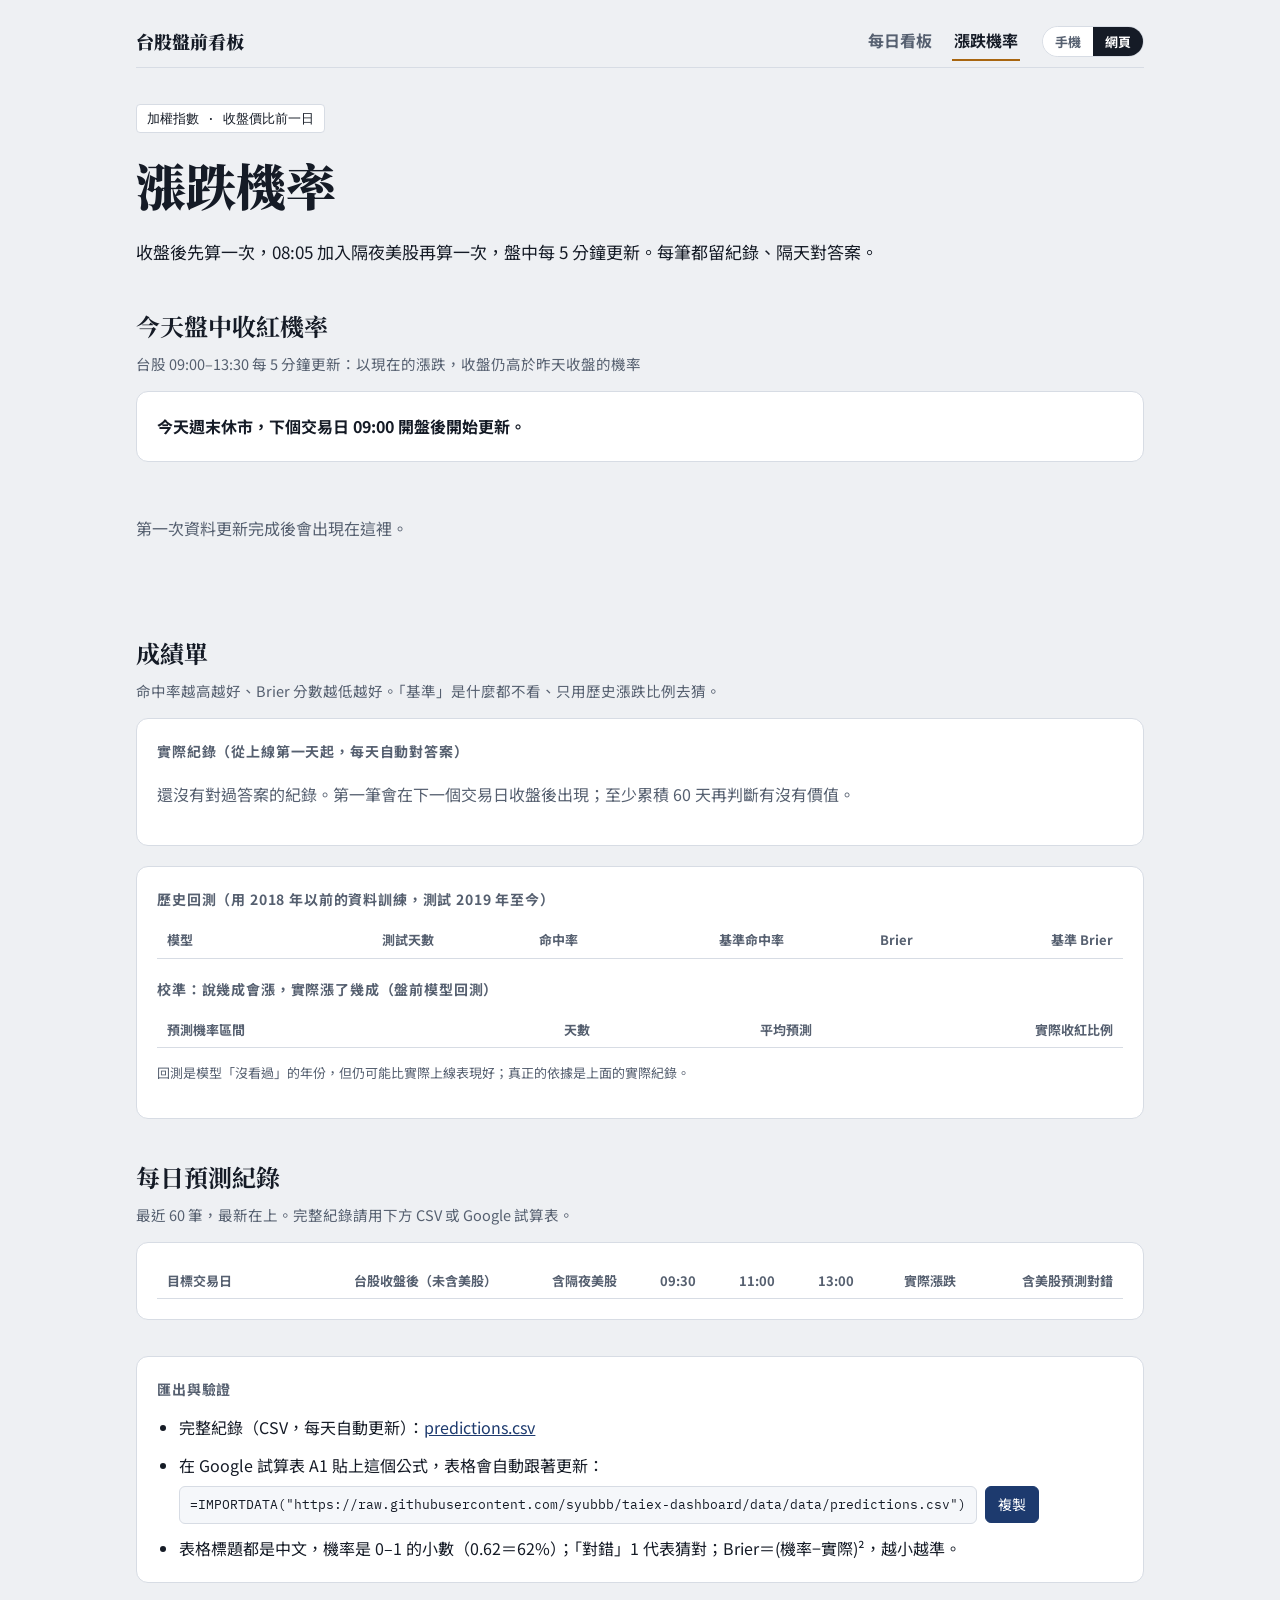
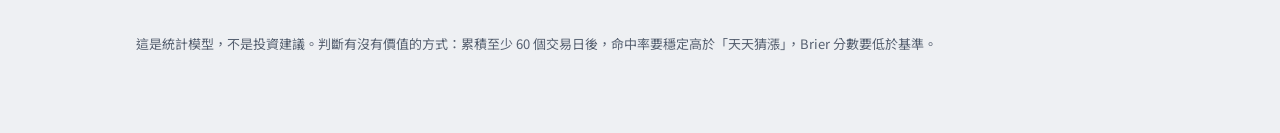
<file: predict.html>
<!doctype html>
<html lang="zh-Hant-TW">
<head>
<meta charset="utf-8">
<meta name="viewport" content="width=device-width,initial-scale=1,viewport-fit=cover">
<script>
/* View mode: 手機 lays the page out for the phone's width; 網頁 shows the full desktop layout (zoomed to fit on a phone). */
(function(){var m=null;try{m=localStorage.getItem("viewMode")}catch(e){}
if(m!=="mobile"&&m!=="desktop"){m=Math.min(screen.width,innerWidth||screen.width)<760?"mobile":"desktop"}
document.documentElement.dataset.mode=m;
if(m==="desktop"&&screen.width<1000){document.querySelector('meta[name="viewport"]').setAttribute("content","width=1080")}})();
</script>
<title>台股漲跌機率</title>
<meta name="description" content="加權指數下一交易日與盤中收紅機率，附每日預測紀錄、命中率與校準表。">
<link rel="preconnect" href="https://fonts.googleapis.com">
<link rel="stylesheet" href="https://fonts.googleapis.com/css2?family=Noto+Serif+TC:wght@700;900&family=Noto+Sans+TC:wght@400;500;700&family=IBM+Plex+Mono:wght@500;600&display=swap">
<link rel="stylesheet" href="assets/style.css?v=13">
</head>
<body>
<div class="wrap">
  <nav class="topnav"><span class="brand">台股盤前看板</span><a href="index.html">每日看板</a><a href="predict.html" aria-current="page">漲跌機率</a></nav>

  <section class="stack">
    <div class="meta"><span class="tag">加權指數 · 收盤價比前一日</span><span id="stamp"></span></div>
    <h1 id="headline">漲跌機率</h1>
    <p class="lede">收盤後先算一次，08:05 加入隔夜美股再算一次，盤中每 5 分鐘更新。每筆都留紀錄、隔天對答案。</p>
  </section>

  <section id="intraday"></section>
  <section id="now"></section>
  <section id="why"></section>
  <section id="score"></section>
  <section id="log"></section>

  <section class="card">
    <h3>匯出與驗證</h3>
    <ul class="plain">
      <li>完整紀錄（CSV，每天自動更新）：<a id="csv" href="#" target="_blank" rel="noopener">predictions.csv</a></li>
      <li>在 Google 試算表 A1 貼上這個公式，表格會自動跟著更新：
        <div class="copy" style="margin-top:6px"><code id="formula"></code><button type="button" id="copyBtn">複製</button></div></li>
      <li>表格標題都是中文，機率是 0–1 的小數（0.62＝62%）；「對錯」1 代表猜對；Brier＝(機率−實際)²，越小越準。</li>
    </ul>
  </section>
  <p class="foot">這是統計模型，不是投資建議。判斷有沒有價值的方式：累積至少 60 個交易日後，命中率要穩定高於「天天猜漲」，Brier 分數要低於基準。</p>
</div>
<script src="assets/common.js?v=13"></script>
<script src="assets/predict.js?v=13"></script>
</body>
</html>
</file>
<file: assets/style.css>
/* Taiwan colour convention: up = red, down = green. One reading column; sections separated by generous space. */
:root{
  --bg:#eef0f3; --paper:#ffffff; --ink:#151b26; --muted:#566070; --line:#d7dce4; --soft:#f5f7fa;
  --navy:#1d3a6e; --amber:#a8650f; --amber-soft:#f6ead6;
  --up:#c8302c; --up-soft:#fbe9e8; --down:#17805a; --down-soft:#e4f3ec;
  --band:rgba(29,58,110,.10); --band2:rgba(168,101,15,.12);
  --serif:"Noto Serif TC","Songti TC","PMingLiU",serif;
  --sans:"Noto Sans TC","PingFang TC","Microsoft JhengHei",system-ui,sans-serif;
  --mono:"IBM Plex Mono",ui-monospace,"SFMono-Regular",Menlo,monospace;
  color-scheme:light;
}
@media (prefers-color-scheme:dark){:root{
  --bg:#0f141c; --paper:#171e29; --ink:#e8ecf2; --muted:#9aa4b4; --line:#2a3443; --soft:#1d2533;
  --navy:#8fb0ea; --amber:#e3a548; --amber-soft:#3a2c17;
  --up:#ff6b63; --up-soft:#3a1d1c; --down:#3fc58e; --down-soft:#15302a;
  --band:rgba(143,176,234,.13); --band2:rgba(227,165,72,.14); color-scheme:dark}}
*{box-sizing:border-box}
html{-webkit-text-size-adjust:100%}
body{margin:0;background:var(--bg);color:var(--ink);font-family:var(--sans);font-size:16px;line-height:1.8}
a{color:var(--navy)}
.wrap{max-width:1040px;margin:0 auto;padding:16px max(16px,env(safe-area-inset-right,0px)) 64px max(16px,env(safe-area-inset-left,0px));display:grid;gap:36px}
.topnav{display:flex;flex-wrap:wrap;align-items:center;gap:6px 18px;padding-block:6px;border-bottom:1px solid var(--line)}
.topnav .brand{font-family:var(--serif);font-weight:900;font-size:18px;margin-right:auto}
.topnav a{text-decoration:none;color:var(--muted);font-weight:700;padding:4px 2px;border-bottom:2px solid transparent}
.topnav a[aria-current="page"]{color:var(--ink);border-color:var(--amber)}
.meta{display:flex;flex-wrap:wrap;gap:8px 14px;align-items:center;color:var(--muted);font-size:14px}
.tag{font-family:var(--mono);font-size:13px;border:1px solid var(--line);background:var(--paper);color:var(--ink);padding:2px 10px;border-radius:4px}
h1{font-family:var(--serif);font-weight:900;font-size:clamp(28px,5.4vw,50px);line-height:1.25;margin:0;text-wrap:balance}
h2{font-family:var(--serif);font-size:24px;margin:0;font-weight:700;text-wrap:balance}
h3{font-size:14px;letter-spacing:.06em;color:var(--muted);margin:0 0 10px;font-weight:700}
.lede{margin:0;font-size:17px;line-height:1.9}
.sec-head{display:grid;gap:4px;margin-bottom:14px}
.sec-head p{margin:0;color:var(--muted);font-size:14.5px}
.card{background:var(--paper);border:1px solid var(--line);border-radius:12px;padding:20px;min-width:0}
.stack{display:grid;gap:20px}
.two{display:grid;grid-template-columns:repeat(auto-fit,minmax(300px,1fr));gap:16px}
.up{color:var(--up)} .down{color:var(--down)} .flat{color:var(--muted)}
.num{font-family:var(--mono);font-variant-numeric:tabular-nums}
.empty{color:var(--muted)}
.foot{font-size:13px;color:var(--muted)}
button{font:inherit;cursor:pointer}
button:focus-visible,a:focus-visible,summary:focus-visible{outline:2px solid var(--amber);outline-offset:2px}

/* probability strip */
.prob{display:grid;grid-template-columns:repeat(auto-fit,minmax(220px,1fr));gap:0;background:var(--paper);border:1px solid var(--line);border-radius:12px;overflow:hidden}
.prob > div{padding:16px 20px;border-right:1px solid var(--line);border-bottom:1px solid var(--line);margin:0 -1px -1px 0}
.prob .l{color:var(--muted);font-size:13.5px}
.prob .v{font-family:var(--mono);font-size:34px;font-weight:600;line-height:1.3}
.prob .s{font-size:13px;color:var(--muted)}
.prob a{font-weight:700;font-size:14px}

/* stance */
.stance{display:grid;gap:16px}
.stance-head{display:flex;flex-wrap:wrap;align-items:baseline;gap:6px 14px;justify-content:space-between}
.stance-word{font-family:var(--serif);font-weight:900;font-size:30px;color:var(--amber);margin-right:8px}
.stance-word.bull{color:var(--up)} .stance-word.bear{color:var(--down)}
.stance-h{font-weight:700}
.stance-note{color:var(--muted);font-size:14px}
.days{display:grid;grid-template-columns:repeat(auto-fit,minmax(120px,1fr));gap:8px}
.day{border-top:3px solid var(--line);padding:8px 8px 6px;min-width:0}
.day b{display:block;font-family:var(--mono);font-size:17px}
.day span{display:block;color:var(--muted);font-size:13.5px;line-height:1.5}
.day.now{border-color:var(--navy)} .day.now b{color:var(--navy)}
.day.key{border-color:var(--amber)} .day.key b{color:var(--amber)}
.day.judge{border-color:var(--amber);background:var(--amber-soft)} .day.judge b{color:var(--amber)}
.metrics{display:grid;grid-template-columns:repeat(auto-fit,minmax(210px,1fr));background:var(--paper);border:1px solid var(--line);border-radius:12px;overflow:hidden}
.metric{padding:16px 20px;border-right:1px solid var(--line);border-bottom:1px solid var(--line);margin:0 -1px -1px 0;min-width:0}
.metric .l{color:var(--muted);font-size:13.5px}
.metric .v{font-family:var(--mono);font-weight:600;font-size:28px;line-height:1.35}
.metric .c{font-family:var(--mono);font-size:14px}
.metric .s{font-size:13px;color:var(--muted)}
.levels{display:grid;gap:12px}
.lv{display:grid;grid-template-columns:52px 1fr;gap:12px;align-items:start}
.lv .k{font-size:13px;font-weight:700;padding:1px 0;text-align:center;border-radius:4px;color:#fff}
.lv .k.r{background:var(--up)} .lv .k.s{background:var(--down)}
ol.check,ul.plain{margin:0;padding-left:1.4em;display:grid;gap:10px}

/* before/after */
.cmp{width:100%;border-collapse:collapse;font-size:15px}
.cmp th{color:var(--muted);font-weight:700;font-size:13px;text-align:right;padding:6px 10px;border-bottom:1px solid var(--line);white-space:nowrap}
.cmp th:first-child{text-align:left}
.cmp td{padding:10px;border-bottom:1px solid var(--line);font-family:var(--mono);text-align:right;white-space:nowrap}
.cmp td:first-child{font-family:var(--sans);text-align:left;white-space:normal}
/* news: fixed columns so pills and titles line up regardless of the time label */
.news{display:grid}
.nw{display:grid;grid-template-columns:124px 58px minmax(0,1fr);column-gap:12px;row-gap:4px;padding:16px 0;border-bottom:1px solid var(--line);align-items:baseline}
.nw:last-child{border-bottom:0}
.nw time{font-family:var(--mono);font-size:13px;color:var(--muted)}
.nw .pill{justify-self:start}
.nw .t{font-weight:700;font-size:16.5px;line-height:1.6}
.nw .d,.nw .w{grid-column:3;font-size:15px;color:var(--muted);line-height:1.75}
.nw .w{font-size:14px}
.pill{display:inline-block;font-size:12.5px;font-weight:700;padding:0 9px;border-radius:999px;white-space:nowrap;line-height:1.9}
.pill.up{background:var(--up-soft);color:var(--up)} .pill.down{background:var(--down-soft);color:var(--down)} .pill.flat{background:var(--soft);color:var(--muted)}
@media (max-width:560px){.nw{grid-template-columns:58px minmax(0,1fr)}.nw time{grid-column:1/-1}.nw .d,.nw .w{grid-column:2}}
.recap-num{display:flex;flex-wrap:wrap;gap:4px 20px;font-family:var(--mono);font-size:14.5px;margin-bottom:12px}
details.src{font-size:14px;color:var(--muted)}
details.src summary{cursor:pointer;font-weight:700;padding:6px 0}
details.src ul{margin:6px 0 0;padding-left:1.4em;display:grid;gap:4px}

/* sectors */
.tabs{display:flex;flex-wrap:wrap;gap:8px;margin-bottom:16px}
.tabs button{font-weight:700;font-size:15px;border:1px solid var(--line);background:var(--paper);color:var(--ink);padding:7px 16px;border-radius:999px}
.tabs button[aria-selected="true"]{color:#fff;border-color:transparent}
.tabs button[data-k="hot"][aria-selected="true"]{background:var(--up)}
.tabs button[data-k="cool"][aria-selected="true"]{background:var(--down)}
.tabs button[data-k="rise"][aria-selected="true"]{background:var(--amber)}
.tabs .n{font-family:var(--mono);font-weight:500;margin-left:6px;opacity:.85}
.grps{display:grid;gap:18px}
.grp{background:var(--paper);border:1px solid var(--line);border-radius:12px;padding:22px;display:grid;gap:18px;min-width:0}
.grp-h{display:flex;flex-wrap:wrap;align-items:baseline;gap:4px 14px;padding-bottom:12px;border-bottom:1px solid var(--line)}
.grp-h b{font-family:var(--serif);font-size:21px}
.grp-h .tr{font-size:14px;font-weight:700}
.blk h4{margin:0 0 6px;font-size:14px;color:var(--muted);letter-spacing:.04em}
.blk ul{margin:0;padding-left:1.3em;display:grid;gap:8px}
.blk li{line-height:1.8}
.blocks{display:grid;grid-template-columns:repeat(auto-fit,minmax(280px,1fr));gap:18px 28px}
.stocks{display:grid;grid-template-columns:repeat(auto-fill,minmax(220px,1fr));gap:10px}
.stk{border:1px solid var(--line);border-radius:10px;padding:10px 12px;background:var(--soft);text-align:left;color:var(--ink);display:grid;gap:2px;min-width:0}
.stk:hover{border-color:var(--navy)}
.stk[aria-expanded="true"]{border-color:var(--navy);box-shadow:inset 0 0 0 1px var(--navy)}
.stk .top{display:flex;gap:6px;align-items:baseline;flex-wrap:wrap}
.stk b{font-weight:700} .stk code{font-family:var(--mono);font-size:13px;color:var(--muted)}
.stk .px{margin-left:auto;font-family:var(--mono);font-size:13px}
.stk p{margin:0;font-size:13.5px;color:var(--muted);line-height:1.55}
.stk.best{border-color:var(--amber);background:var(--amber-soft)}
.badge{font-size:11.5px;font-weight:700;color:var(--amber);border:1px solid var(--amber);border-radius:4px;padding:0 5px}
.hint{font-size:13px;color:var(--muted)}

/* stock panel */
.panel{border:1px solid var(--navy);border-radius:12px;background:var(--paper);padding:18px;display:grid;gap:18px;min-width:0}
.panel-h{display:flex;flex-wrap:wrap;align-items:baseline;gap:6px 14px}
.panel-h b{font-family:var(--serif);font-size:22px}
.panel-h .x{margin-left:auto;border:1px solid var(--line);background:var(--paper);color:var(--ink);border-radius:6px;padding:2px 12px}
.ctrls{display:flex;flex-wrap:wrap;gap:8px 16px;align-items:center}
.seg{display:inline-flex;border:1px solid var(--line);border-radius:8px;overflow:hidden}
.seg button{border:0;background:var(--paper);color:var(--ink);padding:4px 12px;font-size:14px;border-right:1px solid var(--line)}
.seg button:last-child{border-right:0}
.seg button[aria-pressed="true"]{background:var(--navy);color:var(--paper)}
.kchart{width:100%;height:420px}
.kleg{font-family:var(--mono);font-size:13px;color:var(--muted);display:flex;flex-wrap:wrap;gap:4px 14px;min-height:20px}
.tbl{overflow-x:auto}
.tbl table{border-collapse:collapse;width:100%;font-size:14.5px}
.tbl th{text-align:right;color:var(--muted);font-weight:700;font-size:13px;padding:6px 10px;border-bottom:1px solid var(--line);white-space:nowrap}
.tbl th:first-child,.tbl td:first-child{text-align:left}
.tbl td{padding:7px 10px;border-bottom:1px solid var(--line);text-align:right;font-family:var(--mono);font-variant-numeric:tabular-nums;white-space:nowrap}
.kpis{display:flex;flex-wrap:wrap;gap:6px 22px;font-size:14.5px}
.kpis b{font-family:var(--mono)}

/* scenario + timeline */
.chart-box{overflow-x:auto}
.chart-box svg{display:block;width:100%;min-width:640px;height:auto}
.legend{display:flex;flex-wrap:wrap;gap:6px 16px;font-size:13.5px;color:var(--muted)}
.legend i{display:inline-block;width:18px;height:3px;vertical-align:middle;margin-right:6px}
.evs{display:grid;grid-template-columns:repeat(auto-fit,minmax(280px,1fr));gap:14px 24px;margin-top:16px;font-size:15px}
.evs b{display:block} .evs span{color:var(--muted);font-size:14.5px}
.scen{display:grid;grid-template-columns:repeat(auto-fit,minmax(220px,1fr));gap:12px}
.sc{border:1px solid var(--line);border-radius:10px;padding:16px;background:var(--paper)}
.sc .p{font-family:var(--mono);font-size:22px;font-weight:600}
.sc .t{font-weight:700} .sc .d{font-size:14px;color:var(--muted)}
.tl{overflow-x:auto;border:1px solid var(--line);border-radius:12px;background:var(--paper)}
.tl table{border-collapse:collapse;width:100%;min-width:760px;font-size:14.5px}
.tl th{background:var(--navy);color:var(--paper);text-align:left;padding:10px 12px;white-space:nowrap}
.tl td{padding:12px;border-top:1px solid var(--line);vertical-align:top;line-height:1.7}
.tl td.rng{font-family:var(--mono);white-space:nowrap}
.tl td.ph{white-space:nowrap;font-weight:700}

/* predict page */
.big{font-family:var(--mono);font-size:56px;font-weight:600;line-height:1.1}
.bar{height:10px;border-radius:5px;background:var(--down-soft);overflow:hidden}
.bar i{display:block;height:100%;background:var(--up)}
.drivers{display:grid;gap:8px}
.drv{display:grid;grid-template-columns:150px 1fr 90px;gap:10px;align-items:center;font-size:14.5px}
.drv .track{height:8px;background:var(--soft);border-radius:4px;position:relative}
.drv .track i{position:absolute;top:0;height:100%;border-radius:4px}
.copy{display:flex;gap:8px;align-items:center;flex-wrap:wrap}
.copy code{font-family:var(--mono);font-size:13px;background:var(--soft);border:1px solid var(--line);border-radius:6px;padding:6px 10px;overflow-x:auto;max-width:100%;white-space:nowrap}
.copy button{border:1px solid var(--navy);background:var(--navy);color:var(--paper);border-radius:6px;padding:5px 12px;font-size:14px}
@media (prefers-reduced-motion:reduce){*{scroll-behavior:auto!important;transition:none!important}}

/* ---------- layout guards: grid children may shrink, so wide tables scroll inside their box instead of widening the page ---------- */
.wrap,.stack{grid-template-columns:minmax(0,1fr)}
.wrap > *,.stack > *,.two > *,.blocks > *{min-width:0}
.two{grid-template-columns:repeat(auto-fit,minmax(min(300px,100%),1fr))}

/* ---------- view-mode switch ---------- */
.modes{display:inline-flex;border:1px solid var(--line);border-radius:999px;overflow:hidden;margin-left:4px}
.modes button{border:0;background:var(--paper);color:var(--muted);font-size:13px;font-weight:700;padding:3px 12px}
.modes button[aria-pressed="true"]{background:var(--ink);color:var(--paper)}

/* ---------- mobile mode ---------- */
html[data-mode="mobile"] body{font-size:16px;line-height:1.75}
html[data-mode="mobile"] .wrap{gap:28px;padding:10px 14px 48px}
html[data-mode="mobile"] .topnav{gap:6px 12px}
html[data-mode="mobile"] .topnav .brand{font-size:17px;width:100%}
html[data-mode="mobile"] .topnav a{font-size:15px}
html[data-mode="mobile"] .modes{margin-left:auto}
html[data-mode="mobile"] h1{font-size:26px;line-height:1.4}
html[data-mode="mobile"] h2{font-size:21px}
html[data-mode="mobile"] .lede{font-size:16px}
html[data-mode="mobile"] .card,html[data-mode="mobile"] .grp,html[data-mode="mobile"] .panel{padding:16px 14px;border-radius:10px}
html[data-mode="mobile"] .prob{grid-template-columns:1fr 1fr}
html[data-mode="mobile"] .prob > div{padding:12px 14px}
html[data-mode="mobile"] .prob .v{font-size:28px}
html[data-mode="mobile"] .prob > div:last-child:nth-child(odd){grid-column:1/-1}
html[data-mode="mobile"] .metrics{grid-template-columns:1fr 1fr}
html[data-mode="mobile"] .metric{padding:12px 14px}
html[data-mode="mobile"] .metric .v{font-size:21px}
html[data-mode="mobile"] .metric .c{font-size:13px}
html[data-mode="mobile"] .days{grid-template-columns:repeat(3,minmax(0,1fr))}
html[data-mode="mobile"] .day b{font-size:15px}
html[data-mode="mobile"] .stance-word{font-size:26px}
html[data-mode="mobile"] .two,html[data-mode="mobile"] .blocks,html[data-mode="mobile"] .evs,html[data-mode="mobile"] .scen{grid-template-columns:minmax(0,1fr)}
html[data-mode="mobile"] .stocks{grid-template-columns:minmax(0,1fr)}
html[data-mode="mobile"] .grp-h b{font-size:19px}
html[data-mode="mobile"] .tabs button{font-size:14px;padding:6px 12px}
html[data-mode="mobile"] .nw{grid-template-columns:58px minmax(0,1fr)}
html[data-mode="mobile"] .nw time{grid-column:1/-1}
html[data-mode="mobile"] .nw .d,html[data-mode="mobile"] .nw .w{grid-column:1/-1}
html[data-mode="mobile"] .cmp{font-size:14px}
html[data-mode="mobile"] .cmp td,html[data-mode="mobile"] .cmp th{padding:8px 4px}
html[data-mode="mobile"] .kchart{height:300px}
html[data-mode="mobile"] .panel-h b{font-size:20px}
html[data-mode="mobile"] .seg button{padding:4px 9px;font-size:13.5px}
html[data-mode="mobile"] .tbl table{font-size:13.5px}
html[data-mode="mobile"] .tbl td,html[data-mode="mobile"] .tbl th{padding:6px 5px}
html[data-mode="mobile"] .chart-box svg{min-width:0}
html[data-mode="mobile"] .big{font-size:44px}
html[data-mode="mobile"] .drv{grid-template-columns:104px minmax(0,1fr) 64px;font-size:13.5px}
html[data-mode="mobile"] .copy code{white-space:normal;word-break:break-all}
/* wide tables become stacked cards on phones: each cell shows its column name */
html[data-mode="mobile"] table.rt{min-width:0!important}
html[data-mode="mobile"] table.rt thead{display:none}
html[data-mode="mobile"] table.rt tr{display:block;border:1px solid var(--line);border-radius:10px;padding:8px 12px;margin:0 0 10px;background:var(--paper)}
html[data-mode="mobile"] table.rt td{display:flex;justify-content:space-between;align-items:baseline;gap:14px;border:0;padding:5px 0;text-align:right;white-space:normal;line-height:1.6}
html[data-mode="mobile"] table.rt td::before{content:attr(data-l);color:var(--muted);font-family:var(--sans);font-weight:700;font-size:13px;text-align:left;flex:none}
html[data-mode="mobile"] table.rt td:first-child{display:block;text-align:left;font-weight:700;font-size:16px;padding-bottom:6px;border-bottom:1px solid var(--line);margin-bottom:4px}
html[data-mode="mobile"] table.rt td:first-child::before{content:none}
html[data-mode="mobile"] .tl{border:0;background:none;overflow:visible}
html[data-mode="mobile"] .tl td{color:var(--ink)}
html[data-mode="mobile"] .tl td.rng{font-size:16px}
html[data-mode="mobile"] .tl table.rt td{display:block;text-align:left}
html[data-mode="mobile"] .tl table.rt td::before{display:block;margin-bottom:2px}
html[data-mode="mobile"] .grp{padding:14px 12px}
html[data-mode="mobile"] .panel{margin:0 -4px;padding:12px 10px}
html[data-mode="mobile"] .panel-h .x{padding:2px 10px}

/* intraday block */
.intra{display:grid;gap:12px}
.intra-top{display:flex;justify-content:space-between;align-items:flex-end;gap:12px;flex-wrap:wrap}
.intra-ix{text-align:right}
.spark{display:block;width:100%;height:auto;max-height:180px}
.intra-list{display:flex;flex-wrap:wrap;gap:4px 18px;font-size:14px}

/* sector map readability */
.st{display:inline-block;font-size:12.5px;font-weight:700;color:#fff;border-radius:4px;padding:0 8px;line-height:1.9;white-space:nowrap}
.st.up{background:var(--up)} .st.down{background:var(--down)} .st.amber{background:var(--amber)}
.ovs{display:grid;gap:0;padding:14px 16px}
.ovs h3{margin-bottom:6px}
.ov{display:grid;grid-template-columns:auto minmax(0,1fr);column-gap:10px;row-gap:2px;align-items:baseline;text-align:left;border:0;border-top:1px solid var(--line);background:none;color:var(--ink);padding:10px 2px}
.ov:first-of-type{border-top:0}
.ov-n{font-weight:700}
.ov-b{grid-column:2;font-size:13.5px;color:var(--muted)}
.ov-b::before{content:"較看好：";}
.ov:hover .ov-n{color:var(--navy);text-decoration:underline}
.grp{gap:16px}
.grp-h{display:flex;align-items:center;gap:10px;flex-wrap:wrap;padding-bottom:0;border-bottom:0}
.grp-sum{margin:-6px 0 0;display:flex;flex-wrap:wrap;gap:4px 18px;font-size:14.5px;font-weight:700;padding-bottom:14px;border-bottom:1px solid var(--line)}
.grp-sum span:last-child{font-weight:500;color:var(--muted)}
.grp-sum b{color:var(--ink)}
.blk h4{margin:0 0 4px;font-size:15px;color:var(--ink);letter-spacing:.04em;font-weight:700}
.blk.why h4{color:var(--navy)} .blk.out h4{color:var(--amber)} .blk.best h4{color:var(--up)} .blk.risk h4{color:var(--muted)}
ul.its{list-style:none;margin:0;padding:0;display:grid;gap:0}
.it{display:grid;grid-template-columns:4.6em minmax(0,1fr);gap:10px;align-items:baseline;padding:9px 0;border-bottom:1px dashed var(--line);line-height:1.75}
.it:last-child{border-bottom:0}
.tg{display:inline-block;text-align:center;font-size:12.5px;font-weight:700;border-radius:4px;padding:0 4px;line-height:1.9;background:var(--soft);color:var(--navy);border:1px solid var(--line);white-space:nowrap;overflow:hidden;text-overflow:ellipsis}
.blk.out .tg{color:var(--amber)}
.tg.best{background:var(--up-soft);color:var(--up);border-color:transparent}
.tg.risk{color:var(--muted)}
html[data-mode="mobile"] .it{grid-template-columns:4.4em minmax(0,1fr);gap:8px}

/* compact sector map: one card, one row per sector, details open in place */
.sm{padding:12px 14px}
.sm-h{display:flex;flex-wrap:wrap;align-items:baseline;gap:4px 12px;padding-bottom:8px;border-bottom:1px solid var(--line)}
.sr{border-bottom:1px solid var(--line)}
.sr:last-child{border-bottom:0}
.sr-h{width:100%;display:grid;grid-template-columns:auto minmax(0,1fr) auto;column-gap:10px;align-items:center;background:none;border:0;color:var(--ink);text-align:left;padding:9px 0}
.sr-n{font-weight:700;font-size:15px;line-height:1.45}
.sr-b{grid-column:2;font-size:13px;color:var(--muted);line-height:1.4}
.sr-b:empty{display:none}
.sr-x{grid-row:1/span 2;grid-column:3;font-weight:700;color:var(--muted);font-size:16px}
.sr.open .sr-h .sr-n{color:var(--navy)}
.sd{padding:0 0 12px;display:grid;gap:8px}
.sd-trend{margin:0;font-size:13.5px;font-weight:700}
.sd-tabs{flex-wrap:wrap}
.sd-tabs button{font-size:13.5px;padding:3px 10px}
ul.cmpt{list-style:none;margin:0;padding:0;display:grid;gap:6px;font-size:14.5px;line-height:1.65}
ul.cmpt li{padding:6px 10px;background:var(--soft);border-radius:8px}
ul.cmpt .tg{margin-right:8px;vertical-align:1px;font-size:12px;padding:0 6px;line-height:1.7;border:0;background:var(--paper)}
.sd .stocks{grid-template-columns:repeat(auto-fill,minmax(200px,1fr));gap:6px}
.sd .stk{padding:7px 10px}
html[data-mode="mobile"] .sd .stocks{grid-template-columns:minmax(0,1fr)}
/* alignment: fixed-width label columns so every text line starts at the same x */
ul.cmpt li{display:grid;grid-template-columns:4.6em minmax(0,1fr);column-gap:10px;align-items:start}
ul.cmpt .tg{margin:0;width:100%;text-align:center;box-sizing:border-box;padding:0 2px;margin-top:2px}
ul.cmpt li.empty{display:block}
.sr-h .st{width:5.4em;text-align:center;padding:0;box-sizing:border-box}

/* paged news archive */
.nw-day{font-size:12.5px;font-weight:700;color:var(--muted);background:var(--soft);border-radius:6px;padding:2px 10px;margin-top:10px;justify-self:start}
.nw-day:first-child{margin-top:0}
.pager{display:flex;flex-wrap:wrap;justify-content:center;align-items:center;gap:6px;margin-top:14px}
.pager button{min-width:36px;height:36px;border:1px solid var(--line);background:var(--paper);color:var(--ink);border-radius:8px;font-family:var(--mono);font-size:14px}
.pager button[aria-current="page"]{background:var(--navy);border-color:var(--navy);color:var(--paper)}
.pager button:disabled{opacity:.35;cursor:default}
.pager .gap{color:var(--muted);padding:0 2px}
</file>
